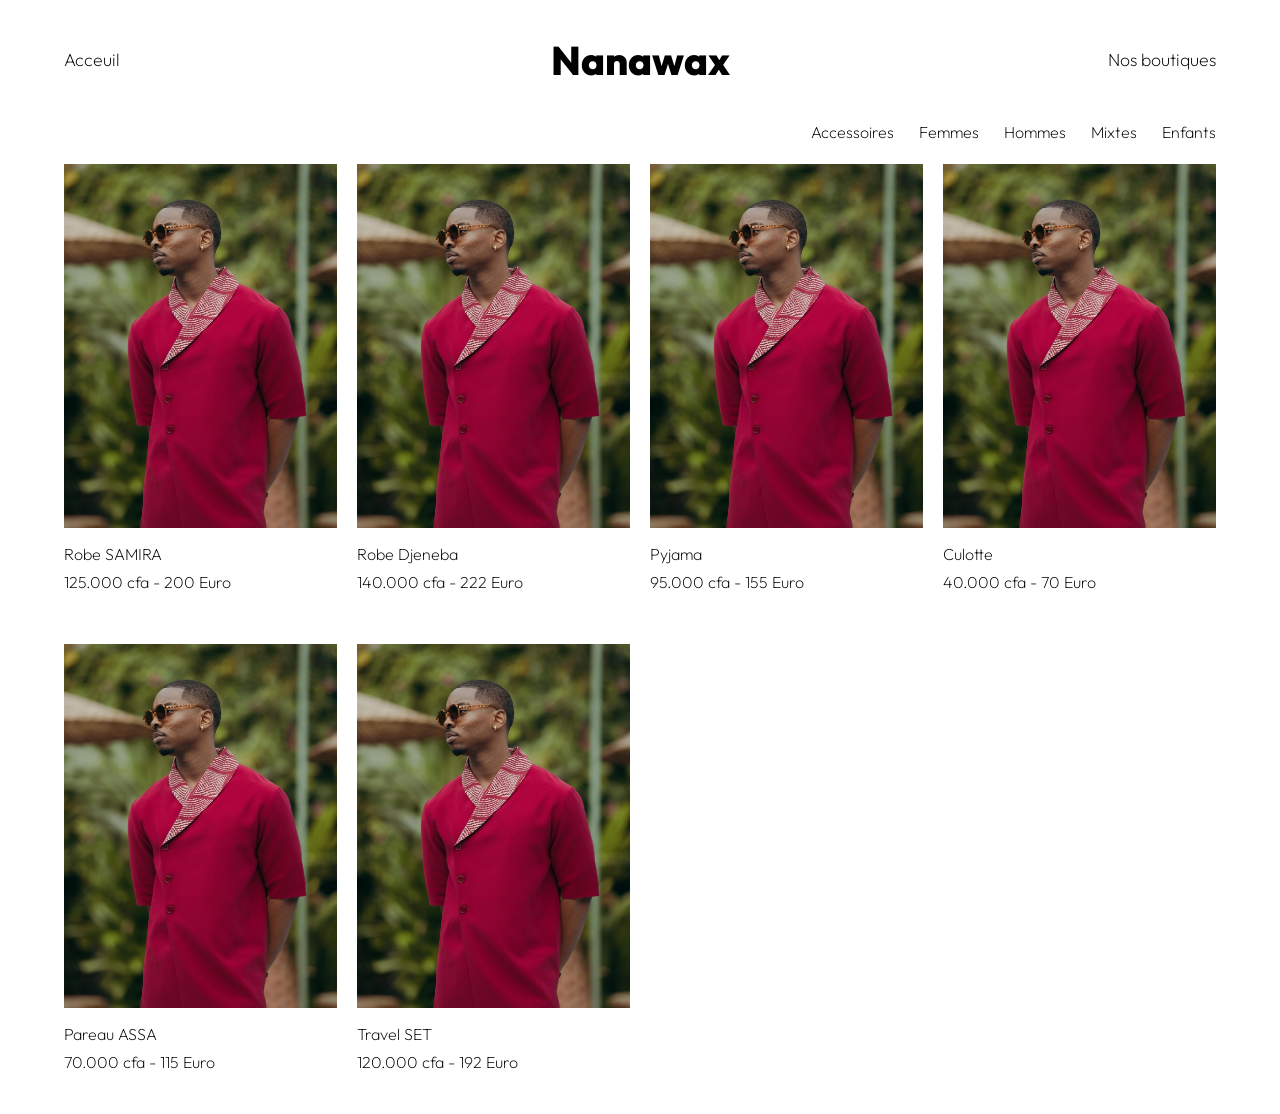
<file: index.html>
<!DOCTYPE html>
<html lang="fr">
<head>
    <meta charset="UTF-8">
    <meta name="viewport" content="width=device-width, initial-scale=1.0">
    <title>Nanawax - Boutique</title>
    <link rel="stylesheet" href="Css\styles.css">
    <!-- Police moderne outfit -->
     <link href="https://fonts.googleapis.com/css2?family=Outfit:wght@100..900&display=swap" rel="stylesheet">
</head>
<body>
    
        <!--La barre de navigation-->
        <header class="navbar">
            <!-- Zone Gauche -->
            <div class="nav-section left">
                <a href="../index.html" class="menu-link">Acceuil</a>
            </div>
        
            <!-- Zone Centre (Le Logo) -->
            <div class="nav-section center">
                <a href="../index.html" class="logo-link">
                    <h1 class="logo">Nanawax</h1>
                </a>
            </div>
        
            <!-- Zone Droite -->
            <div class="nav-section right">
                <a href="../boutiques.html" class="cart-link">Nos boutiques</a>
            </div>
        </header>

        <!--Les filtres-->
        <nav class="category-filters">
            <ul class="filter-list">
                <li><a href="#">Accessoires</a></li>
                <li><a href="#">Femmes</a></li>
                <li><a href="#">Hommes</a></li>
                <li><a href="#">Mixtes</a></li>
                <li><a href="#">Enfants</a></li>
            </ul>
        </nav>

    <!--Le catalogue des produits-->
    <main class="content-wrapper">
        <section class="product-grid">
            <!-- Répéter ce bloc pour chaque produit -->
            <a href="Produits\produit1.html" class="product-card-link">
                <article class="product-item">
                    <div class="image-container">
                        <img src="Photos/Nanawax modele.jpg" alt="Complet Fimbu">
                    </div>
                    <div class="product-details">
                        <h2 class="product-name">Robe SAMIRA</h2>
                        <p class="product-price">125.000 cfa - 200 Euro</p>
                    </div>
                </article>
            </a>

            <a href="Produits\produit1.html" class="product-card-link">
                <article class="product-item">
                    <div class="image-container">
                        <img src="Photos/Nanawax modele.jpg" alt="Complet Fimbu">
                    </div>
                    <div class="product-details">
                        <h2 class="product-name">Robe Djeneba</h2>
                        <p class="product-price">140.000 cfa - 222 Euro</p>
                    </div>
                </article>
            </a>

            <a href="Produits\produit1.html" class="product-card-link">
                <article class="product-item">
                    <div class="image-container">
                        <img src="Photos/Nanawax modele.jpg" alt="Complet Fimbu">
                    </div>
                    <div class="product-details">
                        <h2 class="product-name">Pyjama</h2>
                        <p class="product-price">95.000 cfa - 155 Euro</p>
                    </div>
                </article>
            </a>

            <a href="Produits\produit1.html" class="product-card-link">
                <article class="product-item">
                    <div class="image-container">
                        <img src="Photos/Nanawax modele.jpg" alt="Complet Fimbu">
                    </div>
                    <div class="product-details">
                        <h2 class="product-name">Culotte</h2>
                        <p class="product-price">40.000 cfa - 70 Euro</p>
                    </div>
                </article>
            </a>

            <a href="produit.html" class="product-card-link">
                <article class="product-item">
                    <div class="image-container">
                        <img src="Photos/Nanawax modele.jpg" alt="Complet Fimbu">
                    </div>
                    <div class="product-details">
                        <h2 class="product-name">Pareau ASSA</h2>
                        <p class="product-price">70.000 cfa - 115 Euro</p>
                    </div>
                </article>
            </a>

            <a href="produit.html" class="product-card-link">
                <article class="product-item">
                    <div class="image-container">
                        <img src="Photos/Nanawax modele.jpg" alt="Complet Fimbu">
                    </div>
                    <div class="product-details">
                        <h2 class="product-name">Travel SET</h2>
                        <p class="product-price">120.000 cfa - 192 Euro</p>
                    </div>
                </article>
            </a>

        </section>
    </main>

</body>
</html>
</file>
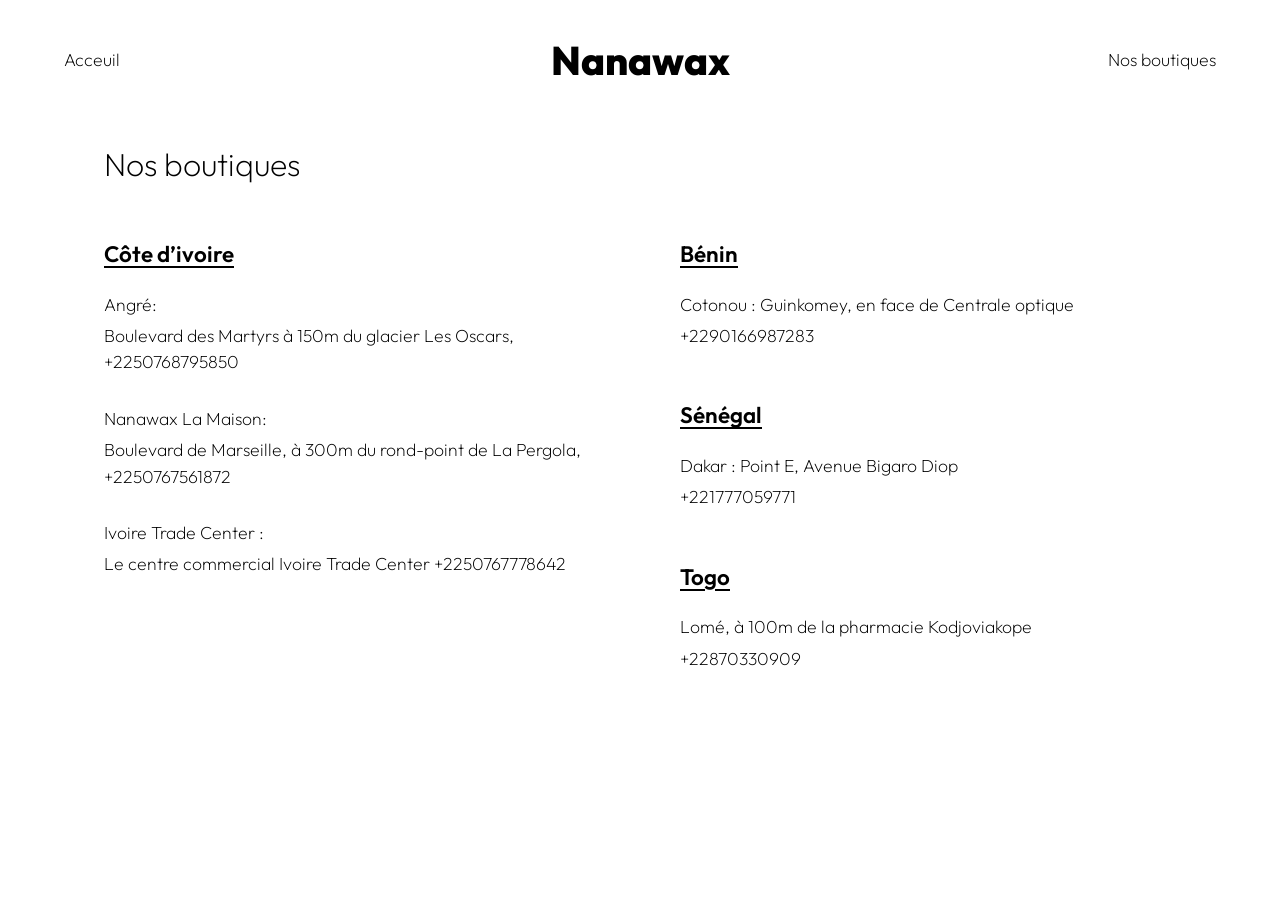
<file: boutiques.html>
<!DOCTYPE html>
<html lang="fr">

<head>
    <meta charset="UTF-8">
    <meta name="viewport" content="width=device-width, initial-scale=1.0">
    <title>Nanawax - Nos boutiques</title>
    <link rel="stylesheet" href="../Css/produit.css">
    <!-- Police moderne outfit -->
    <link href="https://fonts.googleapis.com/css2?family=Outfit:wght@100..900&display=swap" rel="stylesheet">

    <!--Le css-->
    <style>
        /* --- Page Boutiques --- */
        .boutiques-container {
            max-width: 1200px;
            margin: 0 auto;
            padding: 20px 5% 80px;
        }
    
        .main-title {
            font-size: 2.0rem;
            font-weight: 200;
            margin-bottom: 50px;
            /* Aligné avec le début de la colonne de gauche */
        }
    
        /* Grille Web (2 colonnes) */
        .boutiques-grid {
            display: grid;
            grid-template-columns: 1fr 1fr;
            gap: 80px;
        }
    
        .country-section {
            margin-bottom: 50px;
        }
    
        .country-name {
            font-size: 1.4rem;
            font-weight: 600;
            text-decoration: underline;
            text-underline-offset: 4px;
            /* Espace sous le soulignement */
            margin-bottom: 20px;
        }
    
        .shop-location {
            margin-bottom: 30px;
            line-height: 1.5;
            font-size: 1.1rem;
        }
    
        .shop-location p:first-child {
            margin-bottom: 5px;
        }
    </style>

</head>

<body>
    <!--La barre de navigation-->
    <header class="navbar">
        <!-- Zone Gauche -->
        <div class="nav-section left">
            <a href="../index.html" class="menu-link">Acceuil</a>
        </div>

        <!-- Zone Centre (Le Logo) -->
        <div class="nav-section center">
            <a href="../index.html" class="logo-link">
                <h1 class="logo">Nanawax</h1>
            </a>
        </div>

        <!-- Zone Droite -->
        <div class="nav-section right">
            <a href="../boutiques.html" class="cart-link">Nos boutiques</a>
        </div>
    </header>

    <!--Les boutiques-->
     <main class="boutiques-container">
        <h2 class="main-title">Nos boutiques</h2>

        <div class="boutiques-grid">
            <!-- Colonne Gauche -->
            <div class="column">
                <section class="country-section">
                    <h3 class="country-name">Côte d’ivoire</h3>
                    
                    <div class="shop-location">
                        <p>Angré:</p>
                        <p>Boulevard des Martyrs à 150m du glacier Les Oscars,</p>
                        <p>+2250768795850</p>
                    </div>

                    <div class="shop-location">
                        <p>Nanawax La Maison:</p>
                        <p>Boulevard de Marseille, à 300m du rond-point de La Pergola,</p>
                        <p>+2250767561872</p>
                    </div>

                    <div class="shop-location">
                        <p>Ivoire Trade Center :</p>
                        <p>Le centre commercial Ivoire Trade Center +2250767778642</p>
                    </div>
                </section>
            </div>

            <!-- Colonne Droite -->
            <div class="column">
                <section class="country-section">
                    <h3 class="country-name">Bénin</h3>
                    <div class="shop-location">
                        <p>Cotonou : Guinkomey, en face de Centrale optique</p>
                        <p>+2290166987283</p>
                    </div>
                </section>

                <section class="country-section">
                    <h3 class="country-name">Sénégal</h3>
                    <div class="shop-location">
                        <p>Dakar : Point E, Avenue Bigaro Diop</p>
                        <p>+221777059771</p>
                    </div>
                </section>

                <section class="country-section">
                    <h3 class="country-name">Togo</h3>
                    <div class="shop-location">
                        <p>Lomé, à 100m de la pharmacie Kodjoviakope</p>
                        <p>+22870330909</p>
                    </div>
                </section>

            </div>

        </div>

    </main>

</body>

</html>
</file>
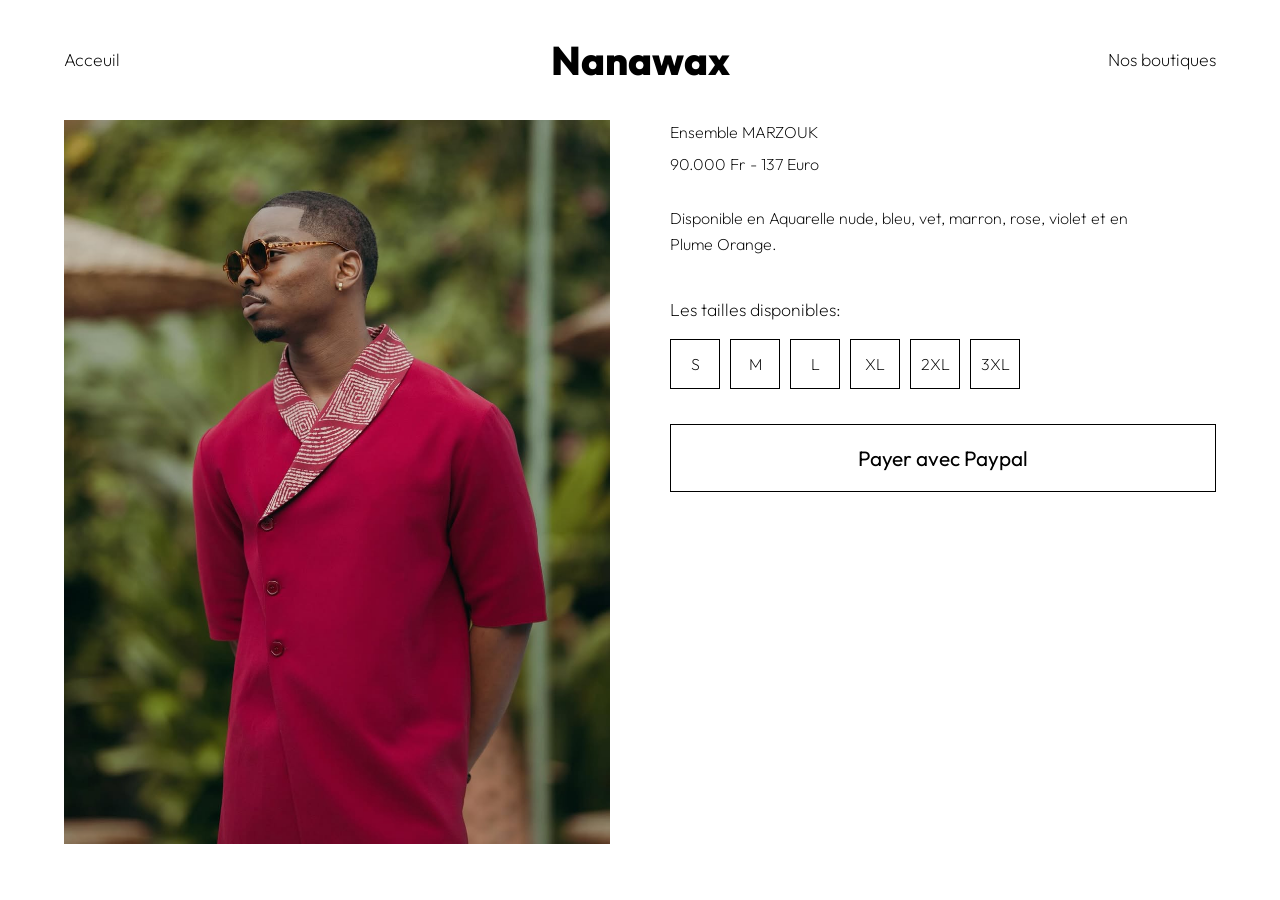
<file: Produits/produit1.html>
<!DOCTYPE html>
<html lang="fr">
<head>
    <meta charset="UTF-8">
    <meta name="viewport" content="width=device-width, initial-scale=1.0">
    <title>Nanawax - Boutique</title>
    <link rel="stylesheet" href="../Css/produit.css">
    <!-- Police moderne outfit -->
     <link href="https://fonts.googleapis.com/css2?family=Outfit:wght@100..900&display=swap" rel="stylesheet">
</head>

<body>
    <!--La barre de navigation-->
    <header class="navbar">
        <!-- Zone Gauche -->
        <div class="nav-section left">
            <a href="../index.html" class="menu-link">Acceuil</a>
        </div>
        
        <!-- Zone Centre (Le Logo) -->
        <div class="nav-section center">
            <a href="../index.html" class="logo-link">
                <h1 class="logo">Nanawax</h1>
            </a>
        </div>
        
        <!-- Zone Droite -->
        <div class="nav-section right">
            <a href="../boutiques.html" class="cart-link">Nos boutiques</a>
        </div>
    </header>

    <!--Détails du produit-->
    <main class="page-container">
        <section class="product-layout">
            
            <!-- Côté Gauche : Visuel -->
            <div class="product-visual">
                <img src="../Photos/Nanawax modele.jpg" alt="Mannequin Nanawax">
            </div>

            <!-- Côté Droit : Informations -->
            <div class="product-info">
                <h2 class="product-title">Ensemble MARZOUK</h2>
                <p class="product-price">90.000 Fr - 137 Euro</p>

                <!-- Description (Affichée sur Web, peut être masquée sur mobile) -->
                <p class="product-description">
                    Disponible en Aquarelle nude, bleu, vet, marron, rose, violet et en Plume Orange.
                </p>

                <!-- Sélection de la taille -->
                <div class="selection-box">
                    <div class="selection-header">
                        <span>Les tailles disponibles:</span>
                    </div>
                    <div class="size-options">
                        <div class="size-item">S</div>
                        <div class="size-item">M</div>
                        <div class="size-item">L</div>
                        <div class="size-item">XL</div>
                        <div class="size-item">2XL</div>
                        <div class="size-item">3XL</div>
                    </div>
                </div>

                <!-- Bouton d'achat -->
                <button class="btn-main">Payer avec Paypal</button>

                <!-- Menus supplémentaires (Desktop) 
                <div class="extra-details desktop-only">
                    <div class="detail-row">Description du produit <span>›</span></div>
                    <div class="detail-row">Les spécifications du produit <span>›</span></div>
                </div> -->
            </div>

        </section>
    </main>

</body>
</html>
</file>
<file: Css/produit.css>
/* Styles généraux */

* {
    margin: 0;
    padding: 0;
    box-sizing: border-box;
}

body {
    font-family: 'Outfit', sans-serif;
    font-weight: 200; /* 200 = ExtraLight */
    line-height: 1.5;
    -webkit-font-smoothing: antialiased; /* Rend la police fine plus nette */
    background-color: #ffffff;
    color: #000000;
    padding-bottom: 40px;
}

/* --- Navigation Header --- */
.navbar {
    display: flex;
    align-items: center; /* Aligne verticalement au milieu */
    padding: 30px 5%;
    width: 100%;
}

/* Chaque section occupe 33.33% de la largeur */
.nav-section {
    flex: 1; 
    display: flex;
}

/* Aligne le contenu à gauche pour la partie menu */
.nav-section.left {
    justify-content: flex-start;
}

/* Aligne le logo au centre exact de sa zone */
.nav-section.center {
    justify-content: center;
}

/* Aligne le panier à droite */
.nav-section.right {
    justify-content: flex-end;
}

.logo {
    font-size: 2.5rem;
    font-weight: 700;
    margin: 0;
    text-transform: none; /* Respecte la casse du logo */
}

.menu-btn, .cart-btn {
    font-size: 1.1rem;
    cursor: pointer;
    white-space: nowrap; /* Évite que le texte revienne à la ligne */
}

/* On enlève le soulignement et on impose la couleur noire pour TOUS les liens du header */
.navbar a {
    text-decoration: none;
    color: #000;
}

/* Le Menu et le Panier restent en ExtraLight */
.menu-link, .cart-link {
    font-weight: 200; /* ExtraLight */
    font-size: 1.1rem;
    transition: opacity 0.3s ease;
}

/* Le Logo reste en gras (800) même s'il est maintenant un lien */
.logo-link .logo {
    font-weight: 800; 
    /* Les autres styles du logo sont déjà définis plus haut dans ton CSS */
}

/* Petit effet au survol pour que l'utilisateur comprenne que c'est cliquable */
.navbar a:hover {
    opacity: 0.6; /* Le texte devient un peu plus clair au survol */
}

/* --- Ajustement Mobile --- */
@media (max-width: 768px) {
    .nav-section.left {
        display: none; /* Cache le texte 'Menu' sur mobile comme sur ton image 2 */
    }
    
    /* Sur mobile, pour que le logo soit à gauche et le panier à droite */
    .navbar {
        justify-content: space-between;
    }
    
    .nav-section.center {
        justify-content: flex-start; /* Aligne le logo à gauche sur mobile */
        flex: 2;
    }
    
    .logo {
        font-size: 2rem;
    }
}

/* --- MISE EN PAGE PRODUIT --- */
.page-container {
    padding: 0 5%;
    max-width: 1500px;
    margin: 0 auto;
}

.product-layout {
    display: grid;
    grid-template-columns: 1fr 1fr; /* 2 colonnes sur Web */
    gap: 60px;
    align-items: start;
}

.product-visual img {
    width: 100%;
    display: block;
    object-fit: cover;
}

/* Détails Produit */
.product-title {
    font-size: 1.0rem;
    font-weight: 200;
    margin-bottom: 8px;
}

.product-price {
    font-size: 1.0rem;
    font-weight: 200;
    margin-bottom: 30px;
}

.product-description {
    font-size: 1.0rem;
    line-height: 1.6;
    margin-bottom: 40px;
    max-width: 500px;
}

/* Sélections */
.selection-box { margin-bottom: 35px; }

.selection-header {
    display: flex;
    justify-content: space-between;
    margin-bottom: 15px;
    font-size: 1.1rem;
}


.size-options { display: flex; gap: 10px; }

.size-item {
    width: 50px;
    height: 50px;
    border: 1px solid #000;
    display: flex;
    align-items: center;
    justify-content: center;
    cursor: pointer;
    transition: 0.2s;
}


/* Bouton Principal */
.btn-main {
    width: 100%;
    padding: 20px;
    background: transparent;
    border: 1px solid #000;
    font-size: 1.3rem;
    font-family: inherit;
    cursor: pointer;
    margin-bottom: 40px;
}

.btn-main:hover { background: #000; color: #fff; }

/* Menus Web */
.extra-details { border-top: 1px solid #000; }
.detail-row {
    display: flex;
    justify-content: space-between;
    padding: 15px 0;
    border-bottom: 1px solid #000;
    cursor: pointer;
}

/* --- RESPONSIVE (MOBILE) --- */

@media (max-width: 850px) {
    /* Header Mobile : Logo à gauche, pas de texte Menu */
    .nav-section.left { display: none; }
    .nav-section.center { justify-content: flex-start; }
    .logo { font-size: 2rem; }
    
    .navbar { padding: 25px 5%; }

    /* Layout : On empile les éléments */
    .product-layout {
        grid-template-columns: 1fr;
        gap: 25px;
    }

    .page-container { padding: 0; } /* Image bord à bord sur mobile */
    
    .product-info { padding: 0 5% 40px 5%; } /* Padding uniquement pour le texte */

    .product-title { font-size: 2rem; }
    .product-price { font-size: 1.4rem; }

    .desktop-only { display: none; } /* On cache les éléments complexes du web */
}
</file>
